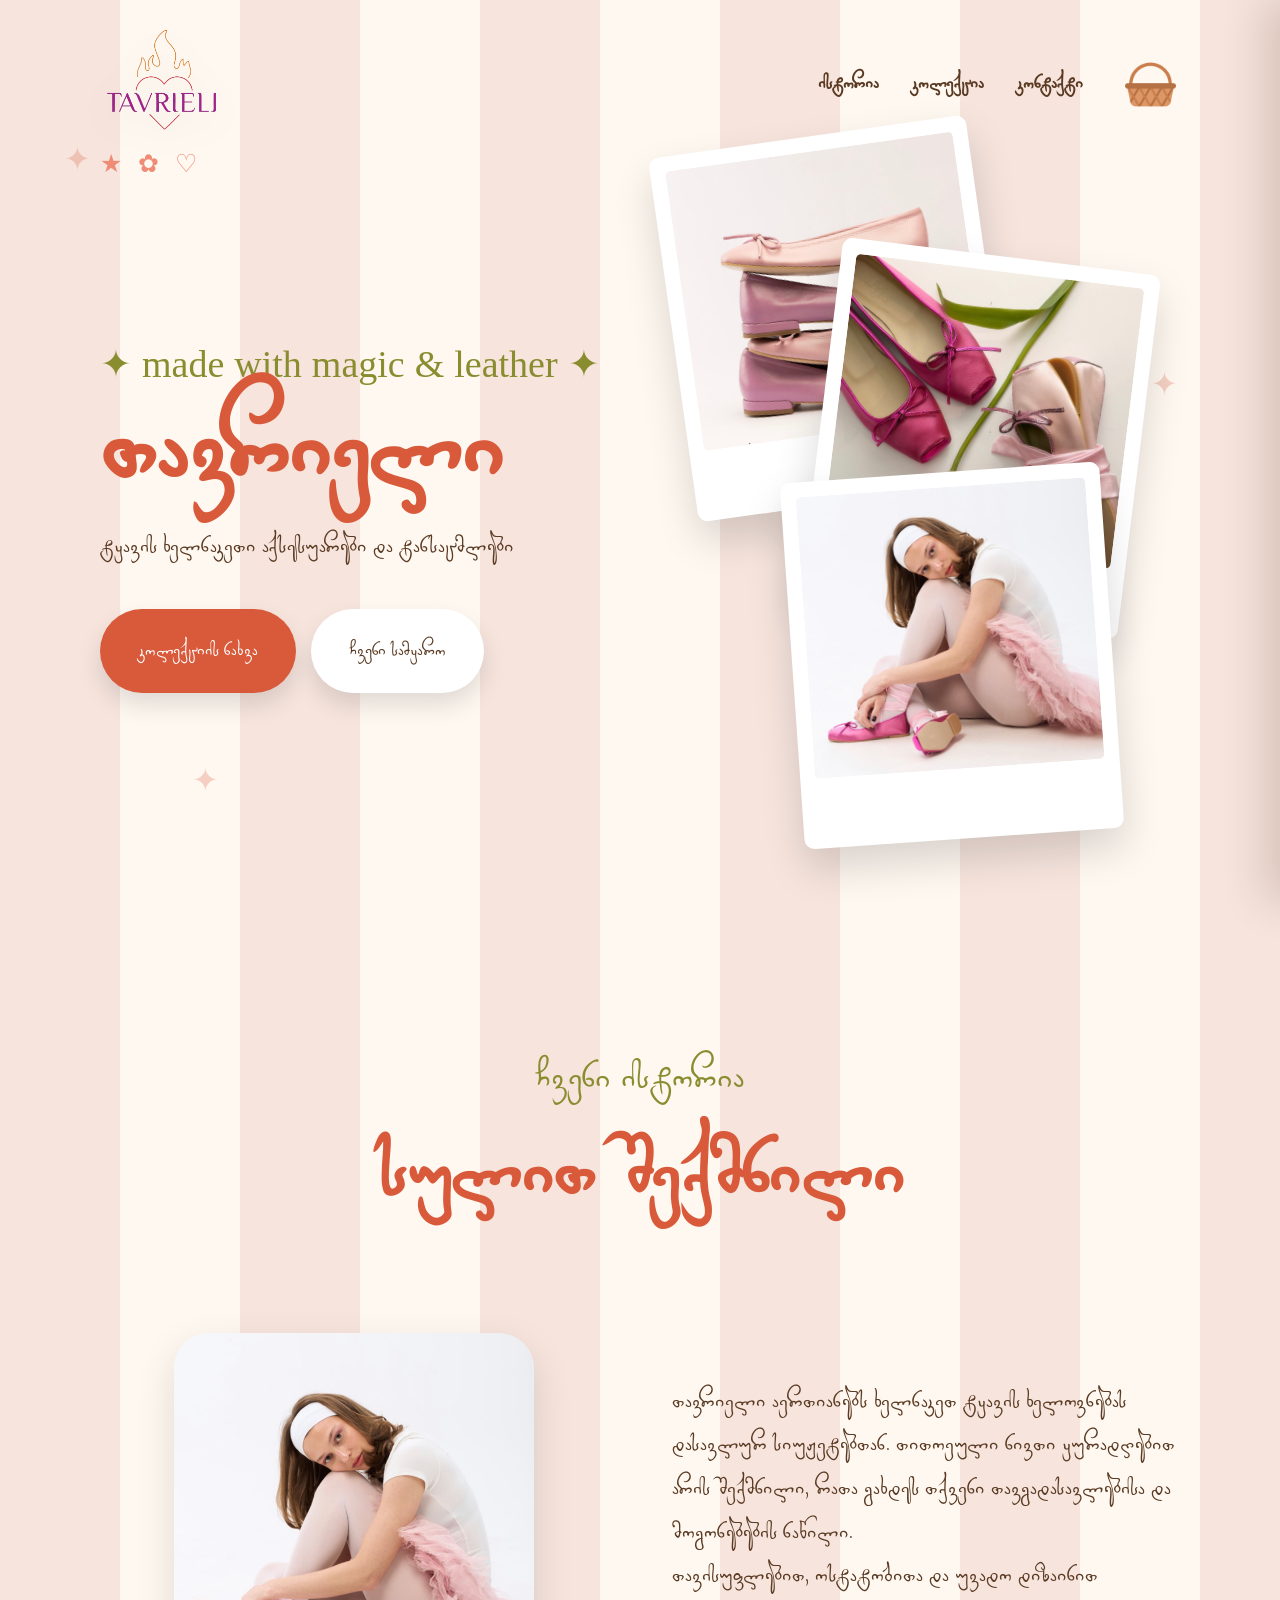
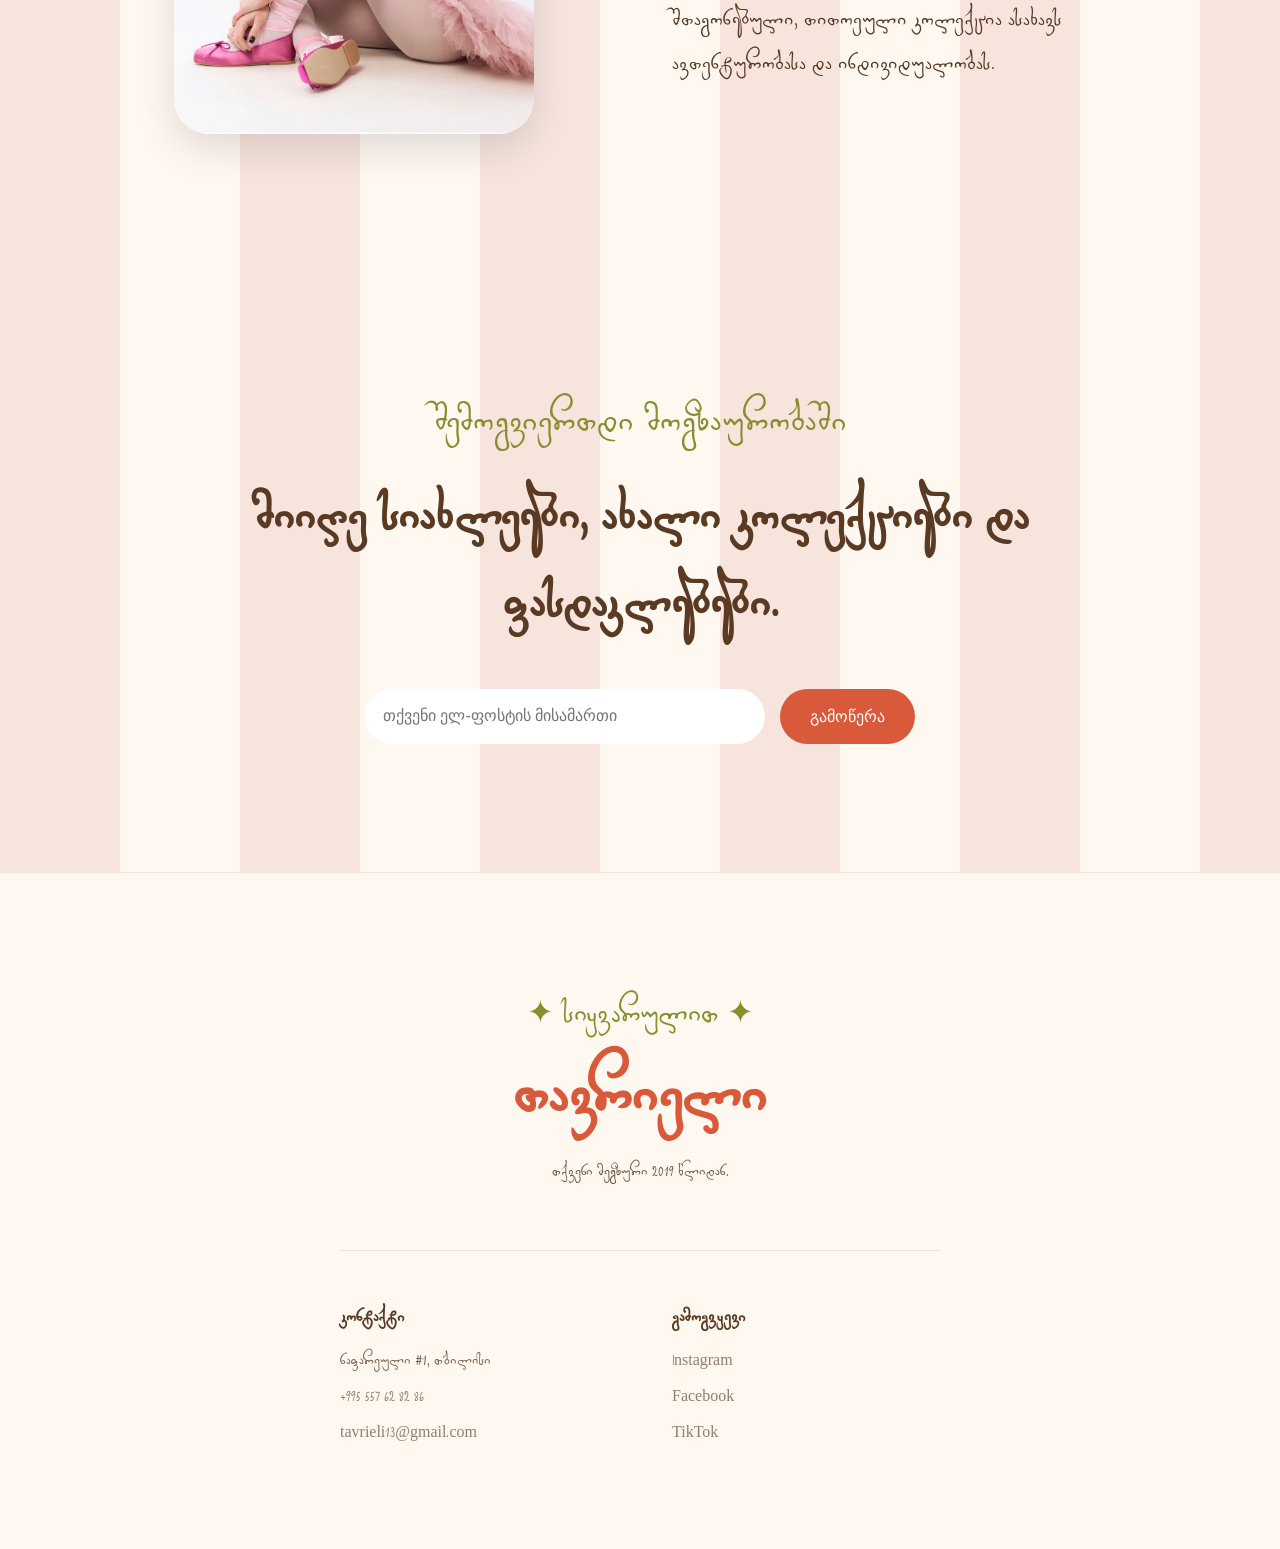
<file: index.html>
<!DOCTYPE html>
<html lang="ka">
<head>
    <meta charset="UTF-8"/>
    <meta name="viewport" content="width=device-width, initial-scale=1.0"/>
    <title>თავრიელი</title>
    <link rel="stylesheet" href="../CSS/style.css">
</head>

<body>
    <div class="floating-star star-1">✦</div>
    <div class="floating-star star-2">✦</div>
    <div class="floating-star star-3">✦</div>

    <header class="header">
         <div class="logo">
            <img src="../pictures/NDbq1fzKwtmNLoBOyUaHJtBnSU8gYW.png" >
        </div>

        <div class="nav-group">
            <button id="burgerisGilaki" class="burgerisGilaki"  aria-label="მენიუ">
                <span></span>
                <span></span>
                <span></span>
            </button>

            <nav class="nav" id="mainNav">
                <a href="#story">ისტორია</a>
                <a href="../HTML/collection.html">კოლექცია</a>
                <a href="#contact">კონტაქტი</a>
            </nav>

            <button class="kalatisGilaki" id="kalatisGilaki" aria-label="კალათა">
                <img src="../pictures/basket.png" alt="">
                <span class="kalatisRaodenoba" id="kalatisRaodenoba">0</span>
            </button>
        </div>
    </header>

    <section class="hero">
        <div class="hero-decoration">
            <span>★</span>
            <span>✿</span>
            <span>♡</span>
        </div>
        
        <div class="hero-content">
            <p class="hero-script">✦ made with magic & leather ✦</p>
            <h1>თავრიელი</h1>
            <p class="hero-text">ტყავის ხელნაკეთი აქსესუარები და ტანსაცმლები</p>

        <div class="hero-buttons">
        <a href="../HTML/collection.html" class="mTavariGilaki">კოლექციის ნახვა</a>
        <a href="#story" class="damatebitiGilaki">ჩვენი სამყარო</a>
     </div>
</div>

        <div class="hero-images">
            <div class="polaroid polaroid-1">
                <img src="../pictures/IMG_9094.jpeg">
            </div>
            <div class="polaroid polaroid-2">
                <img src="../pictures/IMG_9109.jpeg">
            </div>
            <div class="polaroid polaroid-3">
                <img src="../pictures/IMG_9093.jpeg">
            </div>
        </div>

    </section>

    <section class="story-section" id="story">
         <div class="section-title">
            <p>ჩვენი ისტორია</p>
            <h2>სულით შექმნილი</h2>
        </div>

        <div class="story-grid">
            <div class="story-image">
                <img src="../pictures/IMG_9093.jpeg">
            </div>

            <div class="story-content">
                <p>თავრიელი აერთიანებს ხელნაკეთ ტყავის ხელოვნებას დასავლურ სიუჟეტებთან. თითოეული ნივთი ყურადღებით არის
                    შექმნილი, რათა გახდეს თქვენი თავგადასავლებისა და მოგონებების ნაწილი.
                </p>
                <p>თავისუფლებით, ოსტატობითა და უვადო დიზაინით შთაგონებული, თითოეული კოლექცია ასახავს ავთენტურობასა და ინდივიდუალობას.</p>
            </div>
        </div>

    </section>
    <section id="contact" class="newsletter" >
        <div class="newsletter-content">
            <p>შემოგვიერთდი მოგზაურობაში</p>
            <h2>
                მიიღე სიახლეები, ახალი კოლექციები და ფასდაკლებები.
            </h2>
            <form>
                <input type="email" placeholder="თქვენი ელ-ფოსტის მისამართი">
                <button> გამოწერა </button> </form>
        </div>
    </section>

    <footer class="footer">
         <p class="footer-script">✦ სიყვარულით ✦</p>
         <h3>თავრიელი</h3>
         <p class="footer-tagline"> თქვენი მეგზური 2019 წლიდან.</p>

        <div class="footer-cols">
            <div class="footer-col">
                <h4>კონტაქტი</h4>
                <ul>
                    <li>ნაფარეული #1, თბილისი</li>
                    <li><a href="tel:+995557628286">+995 557 62 82 86</a></li>
                    <li><a href="mailto:tavrieli13@gmail.com">tavrieli13@gmail.com</a></li>
                </ul>
            </div>

            <div class="footer-col">
                <h4>გამოგვყევი</h4>
                <ul>
                    <li><a href="https://www.instagram.com/tavrieli_/">Instagram</a></li>
                    <li><a href="https://www.facebook.com/tavrieli/">Facebook</a></li>
                    <li><a href="https://www.tiktok.com/@tavrieli_">TikTok</a></li>
                </ul>
            </div>
        </div>
    </footer>

    <div class="kalatisFoni" id="kalatisFoni" hidden></div>
    <aside class="kalatisPaneli" id="kalatisPaneli" aria-hidden="true" aria-label="კალათა">
        <div class="kalatisTavi">
            <h2>კალათა</h2>
            <button class="dakhurvisGilaki" id="dakhurvisGilaki" aria-label="დახურვა">X</button>
        </div>

        <ul class="kalatisSia" id="kalatisSia"></ul>
        <p class="carieliKalata" id="carieliKalata">კალათა ცარიელია</p>

        <div class="kalatisJami">
            <div class="saerToJami">
                <span>ჯამი</span>
                <span id="jamisRaodenoba">₾0</span>
            </div>
            <button class="shedzenisGilaki">შეძენა</button>
        </div>
    </aside>

    <script src="../JS/menu.js"></script>
    <script src="../JS/script.js"></script>
</body>
</html>
</file>
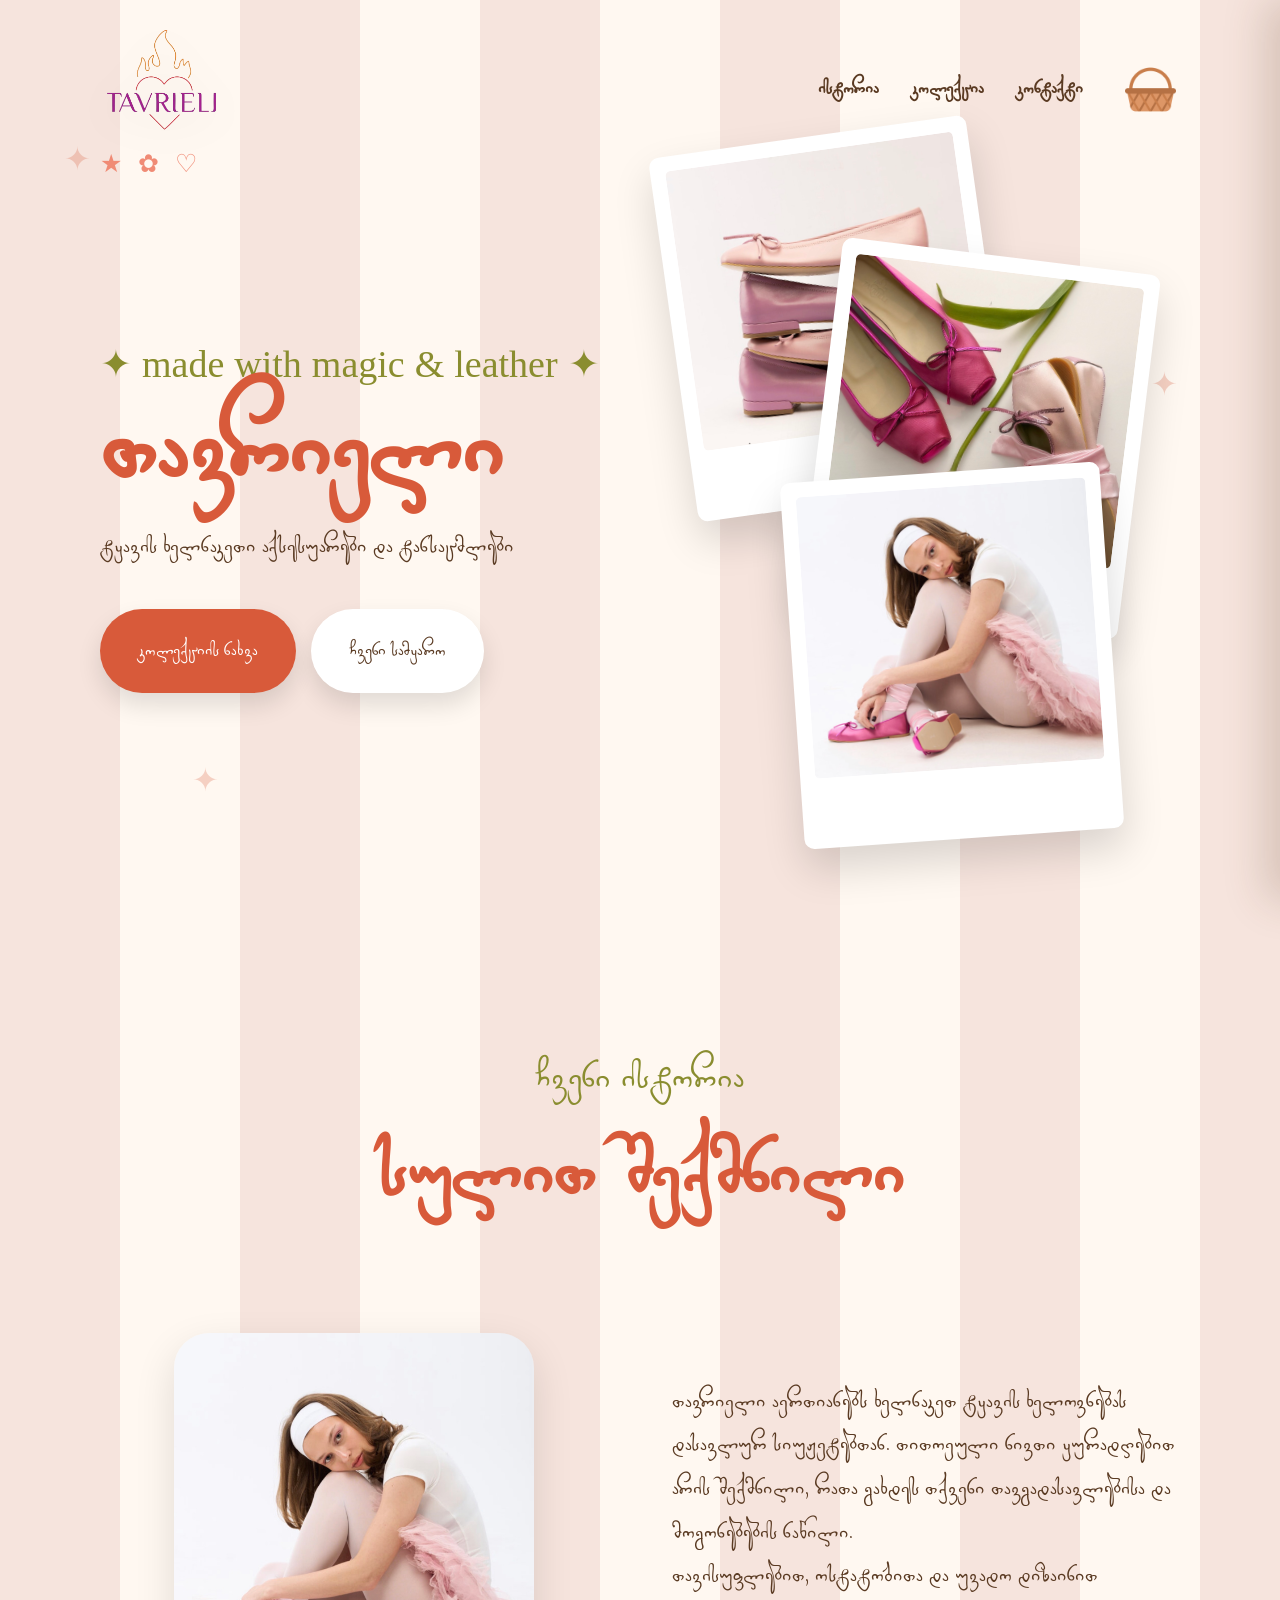
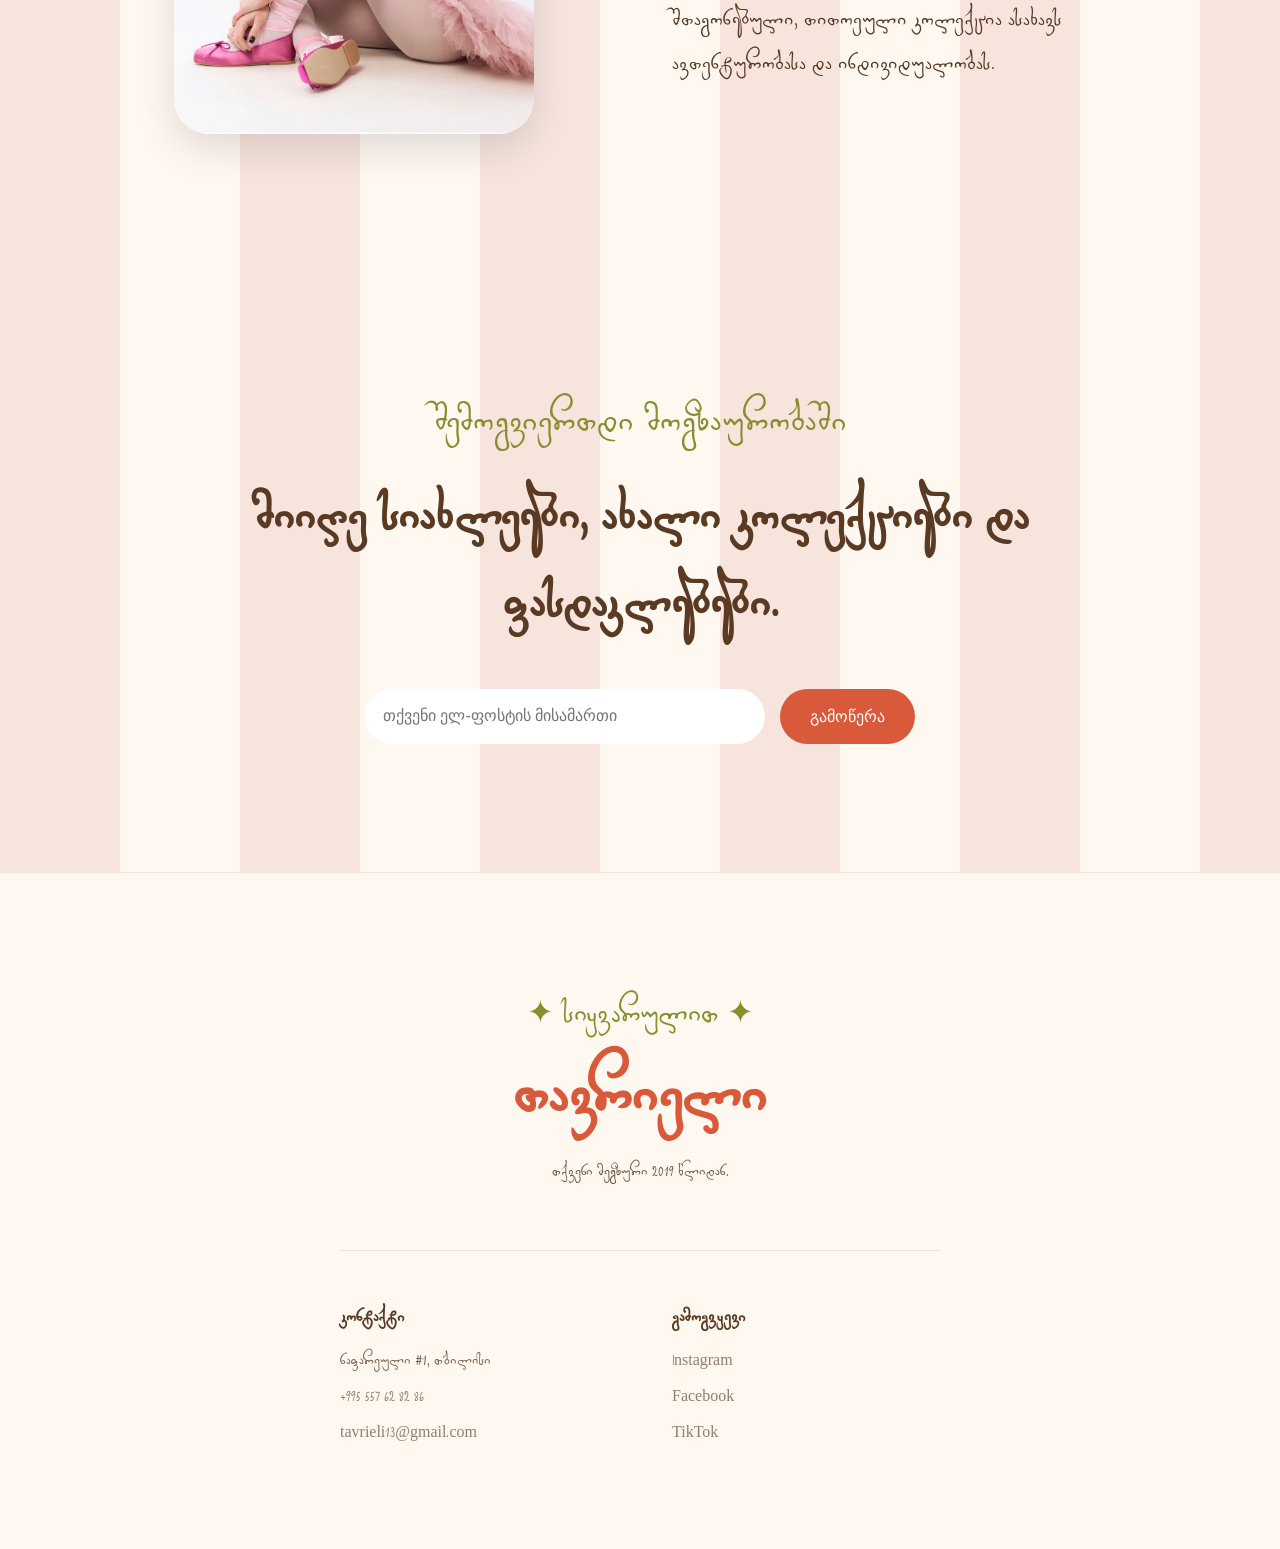
<file: HTML/index.html>
<!DOCTYPE html>
<html lang="ka">
<head>
    <meta charset="UTF-8"/>
    <meta name="viewport" content="width=device-width, initial-scale=1.0"/>
    <title>თავრიელი</title>
    <link rel="stylesheet" href="../CSS/style.css">
</head>

<body>
    <div class="floating-star star-1">✦</div>
    <div class="floating-star star-2">✦</div>
    <div class="floating-star star-3">✦</div>

    <header class="header">
         <div class="logo">
             <a href="../HTML/index.html"> 
            <img src="../pictures/NDbq1fzKwtmNLoBOyUaHJtBnSU8gYW.png" >
             </a>
        </div>

        <div class="nav-group">
            <button id="burgerisGilaki" class="burgerisGilaki"  aria-label="მენიუ">
                <span></span>
                <span></span>
                <span></span>
            </button>

            <nav class="nav" id="mainNav">
                <a href="#story">ისტორია</a>
                <a href="../HTML/collection.html">კოლექცია</a>
                <a href="#contact">კონტაქტი</a>
            </nav>

            <button class="kalatisGilaki" id="kalatisGilaki" aria-label="კალათა">
                <img src="../pictures/basket.png" alt="">
                <span class="kalatisRaodenoba" id="kalatisRaodenoba">0</span>
            </button>
        </div>
    </header>

    <section class="hero">
        <div class="hero-decoration">
            <span>★</span>
            <span>✿</span>
            <span>♡</span>
        </div>
        
        <div class="hero-content">
            <p class="hero-script">✦ made with magic & leather ✦</p>
            <h1>თავრიელი</h1>
            <p class="hero-text">ტყავის ხელნაკეთი აქსესუარები და ტანსაცმლები</p>

        <div class="hero-buttons">
        <a href="../HTML/collection.html" class="mTavariGilaki">კოლექციის ნახვა</a>
        <a href="#story" class="damatebitiGilaki">ჩვენი სამყარო</a>
     </div>
</div>

        <div class="hero-images">
            <div class="polaroid polaroid-1">
                <img src="../pictures/IMG_9094.jpeg">
            </div>
            <div class="polaroid polaroid-2">
                <img src="../pictures/IMG_9109.jpeg">
            </div>
            <div class="polaroid polaroid-3">
                <img src="../pictures/IMG_9093.jpeg">
            </div>
        </div>

    </section>

    <section class="story-section" id="story">
         <div class="section-title">
            <p>ჩვენი ისტორია</p>
            <h2>სულით შექმნილი</h2>
        </div>

        <div class="story-grid">
            <div class="story-image">
                <img src="../pictures/IMG_9093.jpeg">
            </div>

            <div class="story-content">
                <p>თავრიელი აერთიანებს ხელნაკეთ ტყავის ხელოვნებას დასავლურ სიუჟეტებთან. თითოეული ნივთი ყურადღებით არის
                    შექმნილი, რათა გახდეს თქვენი თავგადასავლებისა და მოგონებების ნაწილი.
                </p>
                <p>თავისუფლებით, ოსტატობითა და უვადო დიზაინით შთაგონებული, თითოეული კოლექცია ასახავს ავთენტურობასა და ინდივიდუალობას.</p>
            </div>
        </div>

    </section>
    <section id="contact" class="newsletter" >
        <div class="newsletter-content">
            <p>შემოგვიერთდი მოგზაურობაში</p>
            <h2>
                მიიღე სიახლეები, ახალი კოლექციები და ფასდაკლებები.
            </h2>
            <form>
                <input type="email" placeholder="თქვენი ელ-ფოსტის მისამართი">
                <button> გამოწერა </button> </form>
        </div>
    </section>

    <footer class="footer">
         <p class="footer-script">✦ სიყვარულით ✦</p>
         <h3>თავრიელი</h3>
         <p class="footer-tagline"> თქვენი მეგზური 2019 წლიდან.</p>

        <div class="footer-cols">
            <div class="footer-col">
                <h4>კონტაქტი</h4>
                <ul>
                    <li>ნაფარეული #1, თბილისი</li>
                    <li><a href="tel:+995557628286">+995 557 62 82 86</a></li>
                    <li><a href="mailto:tavrieli13@gmail.com">tavrieli13@gmail.com</a></li>
                </ul>
            </div>

            <div class="footer-col">
                <h4>გამოგვყევი</h4>
                <ul>
                    <li><a href="https://www.instagram.com/tavrieli_/">Instagram</a></li>
                    <li><a href="https://www.facebook.com/tavrieli/">Facebook</a></li>
                    <li><a href="https://www.tiktok.com/@tavrieli_">TikTok</a></li>
                </ul>
            </div>
        </div>
    </footer>

    <div class="kalatisFoni" id="kalatisFoni" hidden></div>
    <aside class="kalatisPaneli" id="kalatisPaneli" aria-hidden="true" aria-label="კალათა">
        <div class="kalatisTavi">
            <h2>კალათა</h2>
            <button class="dakhurvisGilaki" id="dakhurvisGilaki" aria-label="დახურვა">X</button>
        </div>

        <ul class="kalatisSia" id="kalatisSia"></ul>
        <p class="carieliKalata" id="carieliKalata">კალათა ცარიელია</p>

        <div class="kalatisJami">
            <div class="saerToJami">
                <span>ჯამი</span>
                <span id="jamisRaodenoba">₾0</span>
            </div>
            <button class="shedzenisGilaki">შეძენა</button>
        </div>
    </aside>

    <script src="../JS/menu.js"></script>
    <script src="../JS/script.js"></script>
</body>
</html>
</file>
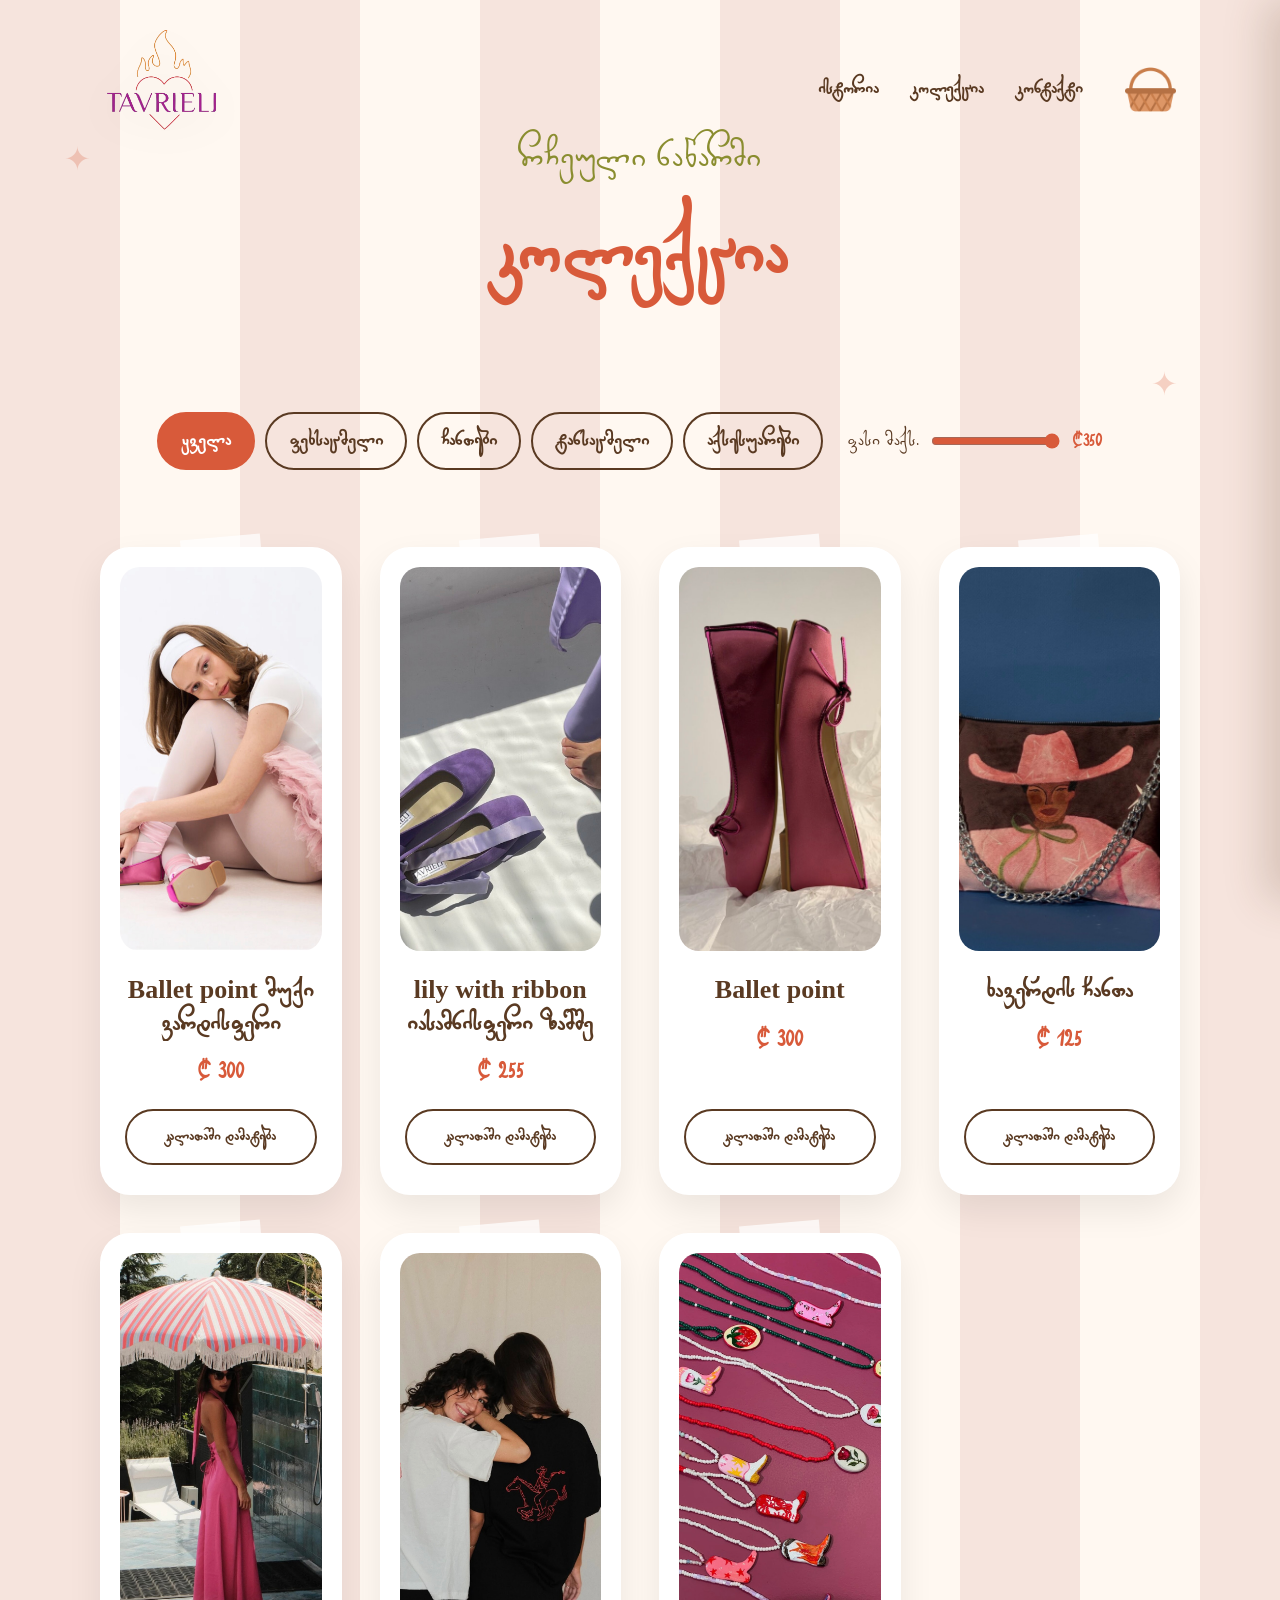
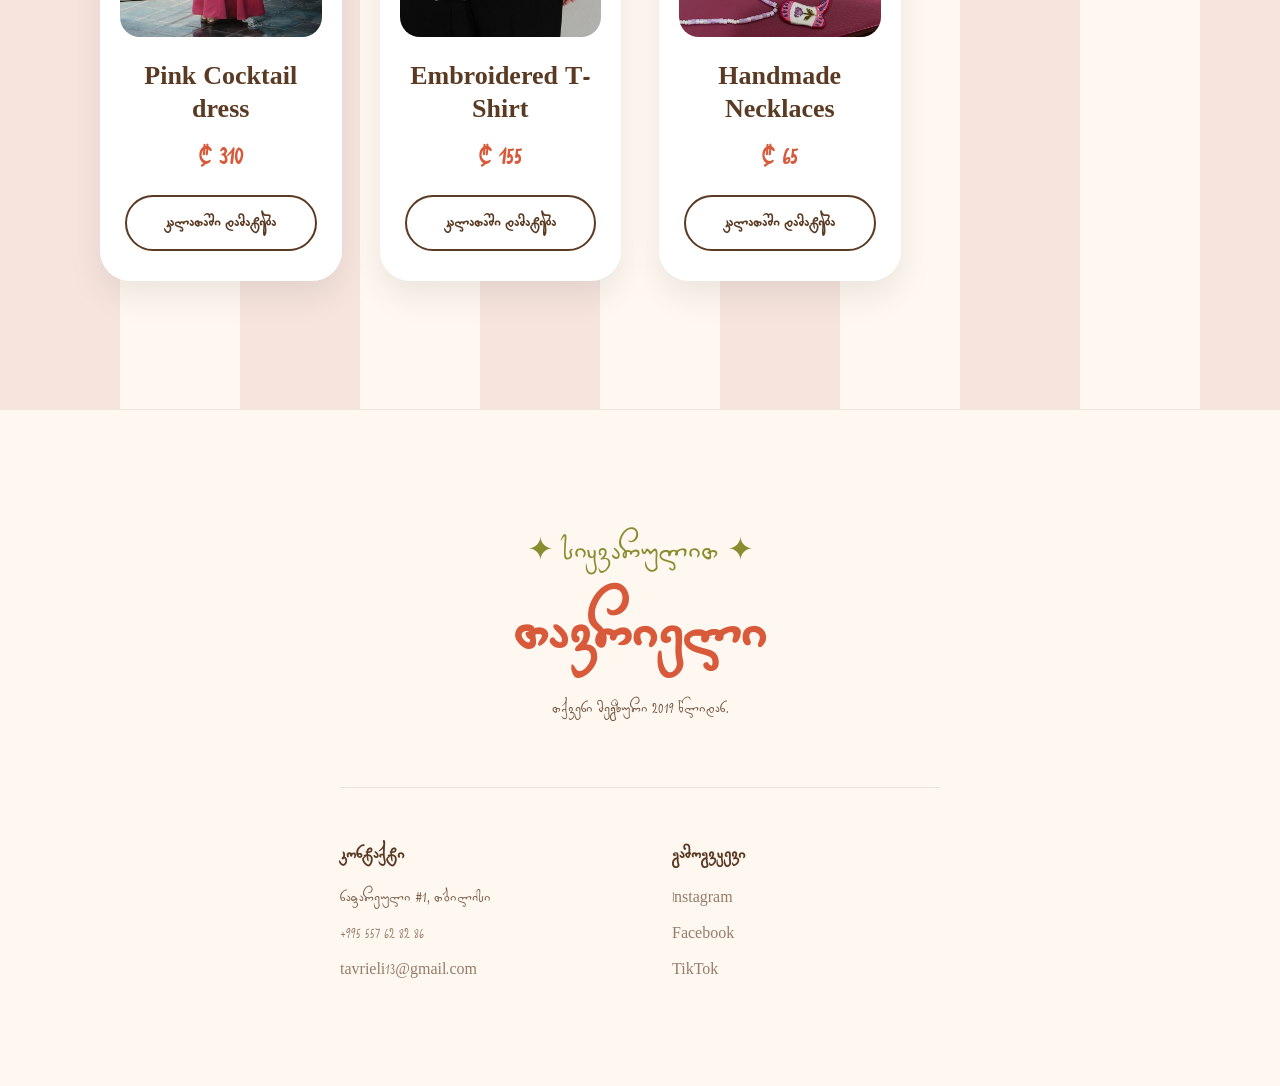
<file: HTML/collection.html>
<!DOCTYPE html>
<html lang="ka">
<head>
    <meta charset="UTF-8"/>
    <meta name="viewport" content="width=device-width, initial-scale=1.0"/>
    <title>თავრიელი</title>
    <link rel="stylesheet" href="../CSS/collection.css">
    <link rel="stylesheet" href="../CSS/style.css">
</head>

<body>
    <div class="floating-star star-1">✦</div>
    <div class="floating-star star-2">✦</div>
    <div class="floating-star star-3">✦</div>
    
    <header class="header">
        <div class="logo">
            <a href="../HTML/index.html"> 
                <img src="../pictures/NDbq1fzKwtmNLoBOyUaHJtBnSU8gYW.png" >
            </a>
        </div>

        <div class="nav-group">
            <button class="burgerisGilaki" id="burgerisGilaki" aria-label="მენიუ">
                <span></span>
                <span></span>
                <span></span>
            </button>

            <nav class="nav" id="mainNav">
                <a href="../HTML/index.html#story">ისტორია</a>
                <a href="../HTML/collection.html">კოლექცია</a>
                <a href="../HTML/index.html#contact">კონტაქტი</a>
            </nav>

            <button class="kalatisGilaki" id="kalatisGilaki" aria-label="კალათა">
                <img src="../pictures/basket.png" alt="">
                <span class="kalatisRaodenoba" id="kalatisRaodenoba">0</span>
            </button>
        </div>
    </header>

    <section class="collection-page">

        <div class="section-title">
            <p>რჩეული ნაწარმი</p>
            <h2>კოლექცია</h2>
        </div>

        <div class="filters">
            <div class="filter-bar">
                <button class="filter-btn active" data-category="all">ყველა</button>
                <button class="filter-btn" data-category="shoes">ფეხსაცმელი</button>
                <button class="filter-btn" data-category="bags">ჩანთები</button>
                <button class="filter-btn" data-category="clothing">ტანსაცმელი</button>
                <button class="filter-btn" data-category="accessories">აქსესუარები</button>
            </div>

            <div class="fasisFiltri">
                <label for="fasisDiapazoni">ფასი მაქს.</label>
                <input type="range" id="fasisDiapazoni" min="0" max="350" value="350" step="5">
                <span id="fasisMnishvneloba">₾350</span>
            </div>

        </div>

        <div class="collection-grid" id="productGrid">

            <div class="produqtisBarati" data-category="shoes" data-price="300">
                <div class="produqtisSurati">
                    <img src="../pictures/IMG_9093.jpeg" alt="Ballet point მუქი ვარდისფერი">
                </div>
                <div class="produqtisInpormacia">
                    <h3>Ballet point მუქი ვარდისფერი</h3>
                    <p class="produqtisFasi">₾ 300</p>
                    <button class="damatebisGilaki" data-name="Ballet point მუქი ვარდისფერი" onclick="addToCart('Ballet point მუქი ვარდისფერი', 300)">კალათაში დამატება</button>
                </div>
            </div>

            <div class="produqtisBarati" data-category="shoes" data-price="255">
                <div class="produqtisSurati">
                    <img src="../pictures/IMG_9097.jpeg" alt="lily with ribbon იასამნისფერი ზამშე">
                </div>
                <div class="produqtisInpormacia">
                    <h3>lily with ribbon იასამნისფერი ზამშე</h3>
                    <p class="produqtisFasi">₾ 255</p>
                    <button class="damatebisGilaki" data-name="lily with ribbon იასამნისფერი ზამშე" onclick="addToCart('lily with ribbon იასამნისფერი ზამშე', 255)">კალათაში დამატება</button>
                </div>
            </div>

            <div class="produqtisBarati" data-category="shoes" data-price="300">
                <div class="produqtisSurati">
                    <img src="../pictures/IMG_9110.jpeg" alt="Ballet point">
                </div>
                <div class="produqtisInpormacia">
                    <h3>Ballet point</h3>
                    <p class="produqtisFasi">₾ 300</p>
                    <button class="damatebisGilaki" data-name="Ballet point" onclick="addToCart('Ballet point', 300)">კალათაში დამატება</button>
                </div>
            </div>

            <div class="produqtisBarati" data-category="bags" data-price="125">
                <div class="produqtisSurati">
                    <img src="../pictures/IMG_9100.jpeg" alt="ხავერდის ჩანთა">
                </div>
                <div class="produqtisInpormacia">
                    <h3>ხავერდის ჩანთა</h3>
                    <p class="produqtisFasi">₾ 125</p>
                    <button class="damatebisGilaki" data-name="ხავერდის ჩანთა" onclick="addToCart('ხავერდის ჩანთა', 125)">კალათაში დამატება</button>
                </div>
            </div>

            <div class="produqtisBarati" data-category="clothing" data-price="310">
                <div class="produqtisSurati">
                    <img src="../pictures/B56C2E6D-F979-4ED4-9720-7175E2D1CCA1.jpeg" alt="Pink Cocktail dress">
                </div>
                <div class="produqtisInpormacia">
                    <h3>Pink Cocktail dress</h3>
                    <p class="produqtisFasi">₾ 310</p>
                    <button class="damatebisGilaki" data-name="Pink Cocktail dress" onclick="addToCart('Pink Cocktail dress', 310)">კალათაში დამატება</button>
                </div>
            </div>

            <div class="produqtisBarati" data-category="clothing" data-price="155">
                <div class="produqtisSurati">
                    <img src="../pictures/08EE70E6-7900-4929-BE0F-AA9200033B38.jpeg" alt="Embroidered T-Shirt">
                </div>
                <div class="produqtisInpormacia">
                    <h3>Embroidered T-Shirt</h3>
                    <p class="produqtisFasi">₾ 155</p>
                    <button class="damatebisGilaki" data-name="Embroidered T-Shirt" onclick="addToCart('Embroidered T-Shirt', 155)">კალათაში დამატება</button>
                </div>
            </div>

            <div class="produqtisBarati" data-category="accessories" data-price="65">
                <div class="produqtisSurati">
                    <img src="../pictures/B8F55EC4-CA44-4B2B-AA48-C6F891D3964D.jpeg" alt="Handmade Necklaces">
                </div>
                <div class="produqtisInpormacia">
                    <h3>Handmade Necklaces</h3>
                    <p class="produqtisFasi">₾ 65</p>
                    <button class="damatebisGilaki" data-name="Handmade Necklaces" onclick="addToCart('Handmade Necklaces', 65)">კალათაში დამატება</button>
                </div>
            </div>

        </div>

    </section>

    <footer class="footer">

        <p class="footer-script">✦ სიყვარულით ✦</p>
        <h3>თავრიელი</h3>
         <p class="footer-tagline"> თქვენი მეგზური 2019 წლიდან.</p>
          <div class="footer-cols">

            <div class="footer-col">
                <h4>კონტაქტი</h4>
                <ul>
                    <li>ნაფარეული #1, თბილისი</li>
                    <li><a href="tel:+995557628286">+995 557 62 82 86</a></li>
                    <li><a href="mailto:tavrieli13@gmail.com">tavrieli13@gmail.com</a></li>
                </ul>
            </div>

            <div class="footer-col">
                <h4>გამოგვყევი</h4>
                <ul>
                    <li><a href="https://www.instagram.com/tavrieli_/">Instagram</a></li>
                    <li><a href="https://www.facebook.com/tavrieli/">Facebook</a></li>
                    <li><a href="https://www.tiktok.com/@tavrieli_">TikTok</a></li>
                </ul>
            </div>
        </div>
    </footer>

 <div class="kalatisFoni" id="kalatisFoni" hidden></div>
    <aside class="kalatisPaneli" id="kalatisPaneli" aria-hidden="true" aria-label="კალათა">
        <div class="kalatisTavi">
            <h2>კალათა</h2>
            <button class="dakhurvisGilaki" id="dakhurvisGilaki" aria-label="დახურვა">X</button>
        </div>

        <ul class="kalatisSia" id="kalatisSia"></ul>
        <p class="carieliKalata" id="carieliKalata">კალათა ცარიელია</p>

        <div class="kalatisJami">
            <div class="saerToJami">
                <span>ჯამი</span>
                <span id="jamisRaodenoba">₾0</span>
            </div>
            <button class="shedzenisGilaki">შეძენა</button>
        </div>
    </aside>

    <script src="../JS/menu.js"></script>
    <script src="../JS/collection.js"></script>

</body>
</html>
</file>
<file: CSS/style.css>
@font-face {
    src: url('../dm-merab-kostava.ttf') format('truetype');
    font-family: 'Merab Kostava';
    font-display: swap;
}

:root {
    --olive: #8A8D2F;
    --brown: #5A3A22;
    --section-pad: 128px 100px;
    --coral: #F08B75;
    --red: #D85A3A;
    --cream: #FFF8F1;
}

* {
    padding: 0;
    margin: 0;
    box-sizing: border-box;
}

html {
    background: var(--cream);
    scroll-behavior: smooth;
}

body {
    color: var(--brown);
    font-family: 'Merab Kostava', serif;
    min-height: 900px;
    background: repeating-linear-gradient(
        90deg,
        #F6E4DD 0px,
        #F6E4DD 120px,
        #FFF8F1 120px,
        #FFF8F1 240px
    );
    overflow-x: hidden;
    position: relative;
}

body::before {
    pointer-events: none;
    background:
        radial-gradient(circle at 20% 20%, rgba(240,139,117,.15), transparent 250px),
        radial-gradient(circle at 80% 70%, rgba(184,194,139,.15), transparent 250px);
    inset: 0;
    content: "";
    z-index: -1;
    position: fixed;
}

.header {
    padding: 20px 100px;
    display: flex;
    justify-content: space-between;
    position: fixed;
    top: 0;
    width: 100%;
    z-index: 999;
    left: 0;
    align-items: center;
    transition:0.3s;
}

.header > * {
    position: relative;
}

.header.scrolled {
    backdrop-filter: blur(12px);
    background: rgba(255, 248, 241, .85);
}

.logo {
    align-items: center;
    z-index: 1000;
    display: flex;
    position: relative;
}

.logo img {
    transition: all 0.35s ease;
    height: auto;
    filter: drop-shadow(0 8px 20px rgba(0,0,0,0.12));
    width: 128px;
    object-fit: contain;
}

.logo img:hover {
    transform: translateY(-3px) scale(1.04);
}

.nav-group {
    gap: 38px;
    align-items: center;
    display: flex;
}

.nav {
    display: flex;
    gap: 32px;
}

.nav a {
    font-size: 19px;
    color: var(--brown);
    text-decoration: none;
    font-weight: 600;
    transition: 0.3s;
}

.nav a:hover {
    color: var(--red);
}

.kalatisGilaki {
    transition: transform 0.3s ease;
    background: none;
    border: none;
    line-height: 0;
    cursor: pointer;
    position: relative;
    padding: 4px;
}

.kalatisGilaki:hover {
    transform: translateY(-2px) scale(1.05);
}

.kalatisGilaki img {
    width: 51px;
    height: auto;
}

.kalatisRaodenoba {
    color: white;
    top: -4px;
    height: 20px;
    border-radius: 999px;
    font-size: 13px;
    background: var(--red);
    padding: 0 5px;
    line-height: 20px;
    min-width: 20px;
    text-align: center;
    display: none;
    position: absolute;
    font-weight: 700;
    right: -4px;
    font-family:'Merab Kostava', serif;
}

.burgerisGilaki {
    height: 36px;
    background: none;
    border: none;
    display: none;
    width: 36px;
    justify-content: center;
    flex-direction: column;
    gap: 5px;
    align-items: center;
    padding: 6px;
}

.burgerisGilaki span {
    height: 2px;
    background: var(--brown);
    display: block;
    width: 24px;
    border-radius: 2px;
}

.hero {
    min-height: 900px;
    padding: 135px 100px 80px;
    gap: 64px;
    position: relative;
    align-items: center;
    display: grid;
    grid-template-columns: 1fr 1fr;
}

.hero-decoration {
    gap: 16px;
    font-size: 25px;
    color: var(--coral);
    display: flex;
    left: 100px;
    pointer-events: none;
    top: 144px;
    position: absolute;
}

.hero-script {
    font-family:'Merab Kostava';
    margin-bottom: 10px;
    font-size: 38px;
    color: var(--olive);
}

.hero h1 {
    font-family:'Merab Kostava',serif;
    line-height: 0.9;
    margin-bottom: 25px;
    color: var(--red);
    font-size: 102px;
}

.hero-text {
    max-width: 550px;
    font-size: 23px;
    margin-bottom: 40px;
    line-height: 1.8;
}

.hero-buttons {
    flex-wrap: wrap;
    gap: 15px;
    display: flex;
}

.mTavariGilaki,
.damatebitiGilaki {
    padding: 26px 38px;
    border-radius: 999px;
    text-decoration: none;
    font-size: 19px;
    transition: 0.35s;
    box-shadow: 0 12px 25px rgba(0,0,0,0.12);
}

.mTavariGilaki {
    background: var(--red);
    color: white;
}

.damatebitiGilaki {
    color: var(--brown);
    background: white;
}

.mTavariGilaki:hover,
.damatebitiGilaki:hover {
    transform: translateY(-5px) rotate(-2deg);
}

.hero-images {
    height: 704px;
    position: relative;
}

.polaroid {
    background: white;
    padding: 15px 15px 60px;
    box-shadow: 0 20px 40px rgba(0,0,0,0.15);
    transition: 0.4s;
    position: absolute;
    width: 320px;
    border-radius: 10px;
}

.polaroid img {
    width: 100%;
    border-radius: 5px;
    object-fit: cover;
    height: 282px;
}

.polaroid:hover {
    transform: scale(1.05);
}

.polaroid-1 {
    left: 0;
    top: 0;
    rotate: -8deg;
}
.polaroid-2 {
    top: 120px;
    rotate:  7deg;
    right: 40px;
}
.polaroid-3 {
    bottom: 0;
    left: 120px;
    rotate: -4deg;
}

.story-section,
.newsletter {
    padding: var(--section-pad);
}

.section-title {
    text-align: center;
    margin-bottom: 90px;
}

.section-title p {
    color: var(--olive);
    font-family:'Merab Kostava';
    font-size: 38px;
}

.section-title h2 {
    font-size: 77px;
    font-family:'Merab Kostava',serif;
    color: var(--red);
}

.story-grid {
    display: grid;
    grid-template-columns: repeat(auto-fit, minmax(280px, 1fr));
    align-items: center;
    gap: 64px;
}

.story-image img {
    border-radius: 35px;
    max-width: 360px;
    box-shadow: 0 15px 40px rgba(0,0,0,0.12);
    display: block;
    margin: 0 auto;
    width: 100%;
}

.story-content {
    line-height: 1.9;
    font-size: 23px;
}

.newsletter {
    text-align: center;
}

.newsletter-content {
    max-width: 800px;
    margin: auto;
}

.newsletter-content p {
    font-size: 38px;
    font-family:'Merab Kostava';
    color: var(--olive);
}

.newsletter-content h2 {
    margin: 20px 0 40px;
    font-size: 51px;
}

.newsletter form {
    gap: 15px;
    display: flex;
    flex-wrap: wrap;
    justify-content: center;
}

.newsletter input {
    font-size: 16px;
    border-radius: 999px;
    width: min(400px, 100%);
    border: none;
    padding: 18px;
}

.newsletter button {
    cursor: pointer;
    border: none;
    font-size: 16px;
    padding: 18px 30px;
    background: var(--red);
    border-radius: 999px;
    color: white;
}

.footer {
    border-top: 1px solid rgba(90, 58, 34, .1);
    position: relative;
    text-align: center;
    padding: 115px 100px 51px;
    background: var(--cream);
}

.footer-script {
    font-size: 32px;
    color: var(--olive);
    margin-bottom: 24px;
    font-family:'Merab Kostava';
}

.footer h3 {
    color: var(--red);
    line-height: 1;
    margin-bottom: 28px;
    font-size: 64px;
    font-family:'Merab Kostava',serif;
}

.footer-tagline {
    color: var(--brown);
    max-width: 460px;
    margin: 0 auto 64px;
    font-size: 16px;
    opacity: 0.85;
}

.footer-cols {
    display: grid;
    text-align: left;
    border-top: 1px solid rgba(90, 58, 34, 0.12);
    gap: 64px;
    grid-template-columns: repeat(2, 1fr);
    padding-top: 51px;
    margin: 0 auto 51px;
    max-width: 600px;
}

.footer-col h4 {
    font-family:'Merab Kostava',serif;
    font-size: 18.4px;
    color: var(--brown);
    margin-bottom: 14px;
}

.footer-col ul {
    display: flex;
    flex-direction: column;
    gap: 8px;
    list-style: none;
}

.footer-col li, .footer-col a {
    color: var(--brown);
    font-size: 16px;
    opacity: 0.8;
    transition: opacity 0.2s ease, color 0.2s ease;
    text-decoration: none;
    font-family:'Merab Kostava', serif;
}

.footer-col a:hover {
    opacity: 1;
    color: var(--red);
}

.floating-star {
    font-size: 32px;
    opacity: 0.25;
    color: var(--red);
    pointer-events: none;
    position: fixed;
}

.star-1 {
    left: 5%;
    top: 15%;
}
.star-2 {
    right: 8%;
    top: 40%;
}
.star-3 {
    left: 15%;
    bottom: 10%;
}

.hero-content {
    transform: translateY(40px);
    margin-top: 54px;
    opacity: 0;
    transition: 1s;
}

.khiluli {
    opacity: 1;
    transform: translateY(0);
}

.kalatisFoni {
    transition: opacity 0.3s ease;
    position: fixed;
    background: rgba(90, 58, 34, 0.4);
    inset: 0;
    opacity: 0;
    z-index: 1000;
}

.kalatisFoni.open {
    opacity: 1;
}

[hidden] {
    display: none;
}

.kalatisPaneli {
    height: 900px;
    right: 0;
    position: fixed;
    top: 0;
    background: var(--cream);
    transform: translateX(100%);
    display: flex;
    width: min(380px, 1152px);
    flex-direction: column;
    z-index: 1001;
    transition: transform 0.35s ease;
    box-shadow: -15px 0 40px rgba(90, 58, 34, 0.2);
}

.kalatisPaneli.open {
    transform: translateX(0);
}

.kalatisTavi {
    display: flex;
    border-bottom: 1px solid rgba(90, 58, 34, 0.12);
    align-items: center;
    justify-content: space-between;
    padding: 24px;
}

.kalatisTavi h2 {
    color: var(--red);
    font-family:'Merab Kostava', serif;
    font-size: 24px;
}

.dakhurvisGilaki {
    line-height: 1;
    font-size: 30px;
    border: none;
    color: var(--brown);
    background: none;
    cursor: pointer;
}

.kalatisSia {
    overflow-y: auto;
    padding: 18px 24px;
    flex-direction: column;
    display: flex;
    flex: 1;
    list-style: none;
    gap: 16px;
}

.kalatisNivti {
    display: flex;
    justify-content: space-between;
    padding-bottom: 16px;
    border-bottom: 1px solid rgba(90, 58, 34, 0.1);
    gap: 12px;
    align-items: center;
}

.nivtisInpormacia {
    flex-direction: column;
    gap: 6px;
    flex: 1;
    display: flex;
}

.nivtisSakheli {
    font-size: 18px;
    font-weight: 700;
    color: var(--brown);
    font-family:'Merab Kostava', serif;
}

.nivtisFasi {
    color: var(--olive);
    font-size: 15px;
}

.raodenobisMartva {
    gap: 6px;
    margin-top: 4px;
    display: inline-flex;
    align-items: center;
}

.raodenobisGilaki {
    border: 1.5px solid var(--brown);
    background: transparent;
    color: var(--brown);
    font-size: 16px;
    width: 26px;
    border-radius: 50%;
    height: 26px;
    transition: all 0.2s ease;
    line-height: 1;
}

.raodenobisGilaki:hover {
    background: var(--red);
    color: white;
    border-color: var(--red);
}

.raodenoba {
    min-width: 22px;
    font-weight: 700;
    text-align: center;
    color: var(--brown);
}

.amocilebisGilaki {
    border: none;
    font-size: 24px;
    background: none;
    line-height: 1;
    color: var(--red);
    padding: 4px 8px;
    cursor: pointer;
}

.carieliKalata {
    text-align: center;
    font-size: 17.6px;
    padding: 50px 24px;
    color: var(--olive);
}

.kalatisJami {
    border-top: 1px solid rgba(90, 58, 34, 0.12);
    padding: 22px 24px;
}

.saerToJami {
    font-family:'Merab Kostava', serif;
    justify-content: space-between;
    margin-bottom: 16px;
    font-size: 21px;
    display: flex;
    align-items: center;
    color: var(--brown);
}

.saerToJami span:last-child {
    color: var(--red);
}

.shedzenisGilaki {
    font-family:'Merab Kostava', serif;
    border-radius: 999px;
    cursor: pointer;
    color: white;
    padding: 14px;
    font-size: 17px;
    background: var(--red);
    width: 100%;
    border: none;
    transition: transform 0.3s ease;
    font-weight: 700;
}

.shedzenisGilaki:hover {
    transform: translateY(-2px);
}

@media (max-width: 900px) {
    .hero {
        padding-right: 40px;
        padding-top: 230px;
        grid-template-columns: 1fr;
        padding-left: 40px;
        text-align: center;
    }

    .hero h1 {
        font-size: 64px;
    }

    .hero-content {
        order: 1;
    }

    .hero-images {
        height: 768px;
        max-width: 500px;
        width: 100%;
        order: 2;
        margin: 0 auto;
    }

    .hero-buttons {
        justify-content: center;
    }

    .hero-text {
        max-width: 100%;
    }

    .polaroid {
        width: 448px;
    }

    .polaroid img {
        height: 358px;
    }

    .story-grid {
        grid-template-columns: 1fr;
    }

    .nav {
        display: none;
        width: 100%;
        left: 0;
        align-items: center;
        box-shadow: 0 10px 25px rgba(90, 58, 34, .12);
        position: absolute;
        top: 100%;
        background: rgba(255, 248, 241, .97);
        gap: 18px;
        padding: 22px 20px;
        flex-direction: column;
    }

    .nav.open {
        display: flex;
    }

    .nav a {
        font-size: 18px;
    }

    .burgerisGilaki {
        justify-self: center;
        grid-column: 2;
        display: flex;
    }

    .header {
        align-items: center;
        display: grid;
        grid-template-columns: 120px auto 120px;
        padding: 16px 16px;
    }

    .nav-group {
        display: contents;
    }

    .logo {
        justify-self: start;
        grid-column: 1;
    }

    .logo img {
        width: 100px;
    }

    .kalatisGilaki {
        grid-column: 3;
        justify-self: end;
    }

    .footer {
        padding-bottom: 160px;
    }
}

@media (max-width: 480px) {
    .hero {
        padding-right: 20px;
        padding-left: 20px;
    }

    .hero h1 {
        font-size: 48px;
    }

    .hero-images {
        height: 460px;
    }

    .polaroid {
        width: 230px;
    }

    .polaroid img {
        height: 190px;
    }

    .polaroid-1 {
        left: 0;
        top: 0;
    }

    .polaroid-2 {
        right: 0;
        top: 90px;
    }

    .polaroid-3 {
        bottom: 0;
        left: 30px;
    }

    .newsletter form {
        align-items: stretch;
        flex-direction: column;
    }

    .newsletter input,
    .newsletter button {
        width: 100%;
    }

    .footer-cols {
        gap: 32px;
        grid-template-columns: 1fr;
        text-align: center;
    }

    .footer-col ul {
        align-items: center;
    }
}
</file>
<file: CSS/collection.css>
.section-title {
    text-align: center;
    margin-bottom: 90px;
}

.section-title p {
    color: var(--olive);
    font-size: 38px;
    font-family: 'Merab Kostava';
}

.section-title h2 {
    font-size: 77px;
    color: var(--red);
    font-family:'Merab Kostava',serif;
}

.collection-page {
    padding: 126px 100px 128px;
}

.filters {
    margin-bottom: 77px;
    flex-wrap: wrap;
    display: flex;
    gap: 14px 24px;
    justify-content: center;
    align-items: center;
}

.filter-bar {
    display: flex;
    flex-wrap: wrap;
    gap: 10px;
    justify-content: center;
}

.filter-btn {
    color: var(--brown);
    background: transparent;
    font-size: 20px;
    transition: all 0.3s ease;
    border: 2px solid var(--brown);
    border-radius: 999px;
    font-weight: 600;
    padding: 10px 22px;
    font-family: 'Merab Kostava', serif;
    cursor: pointer;
}

.filter-btn:hover {
    transform: translateY(-2px);
}

.filter-btn.active {
    background: var(--red);
    border-color: var(--red);
    color: white;
}

.fasisFiltri {
    align-items: center;
    display: flex;
    font-size: 20px;
    font-family: 'Merab Kostava', serif;
    color: var(--brown);
    gap: 12px;
}

.fasisFiltri input[type="range"] {
    accent-color: var(--red);
    cursor: pointer;
}

#fasisMnishvneloba {
    color: var(--red);
    font-weight: 700;
    min-width: 52px;
}

.collection-grid {
    gap: 38px;
    grid-template-columns: repeat(4, minmax(0, 1fr));
    display: grid;
    justify-content: start;
}

.produqtisBarati {
    position: relative;
    flex-direction: column;
    transition: 0.3s;
    padding: 20px;
    border-radius: 30px;
    display: flex;
    box-shadow: 0 15px 35px rgba(0,0,0,0.08);
    background: white;
}

.produqtisBarati::before {
    left: 50%;
    width: 80px;
    background: rgba(255,255,255,0.7);
    transform: translateX(-50%) rotate(-5deg);
    content: "";
    height: 25px;
    position: absolute;
    top: -10px;
}

.produqtisBarati:hover {
    transform: translateY(-10px);
}

.produqtisSurati img {
    width: 100%;
    object-fit: cover;
    height: 384px;
    border-radius: 20px;
}

.produqtisInpormacia {
    flex-direction: column;
    display: flex;
    padding: 15px 5px 10px;
    text-align: center;
    flex: 1;
}

.produqtisInpormacia h3 {
    font-family:'Merab Kostava', serif;
    margin-bottom: 8px;
    margin-top: 0;
    color: var(--brown);
    font-size: 26px;
    overflow: hidden;
    line-height: 1.25;
}

.produqtisFasi {
    font-family:'Merab Kostava', serif;
    margin-bottom: 15px;
    font-weight: 700;
    font-size: 26px;
    color: var(--red);
}

.produqtisInpormacia .damatebisGilaki {
    margin-top: auto;
}

.damatebisGilaki { 
    font-family:'Merab Kostava', serif;
    background: transparent;
    border-radius: 999px;
    width: 100%;
    padding: 12px 20px;
    color: var(--brown);
    font-weight: 600;
    border: 2px solid var(--brown);
    transition: all 0.35s ease;
    min-height: 44px;
    font-size: 16px;
}

.damatebisGilaki:hover {
    box-shadow: 0 8px 20px rgba(216,90,58,0.3);
    transform: translateY(-3px);
    color: white;
    border-color: var(--red);
    background: var(--red);
}

.damatebisGilaki.added {
    border-color: var(--olive);
    color: white;
    background: var(--olive);
}

.kalatisFoni {
    background: rgba(90, 58, 34, 0.4);
    z-index: 1000;
    opacity: 0;
    transition: opacity 0.3s ease;
    position: fixed;
    inset: 0;
}

.kalatisFoni.open {
    opacity: 1;
}

[hidden] {
    display: none;
}

.kalatisPaneli { 
    display: flex;
    right: 0;
    top: 0;
    position: fixed;
    z-index: 1000;
    height: 900px;
    box-shadow: -15px 0 40px rgba(90, 58, 34, 0.2);
    transform: translateX(100%);
    background: var(--cream);
    width: min(380px, 1152px);
    flex-direction: column;
    transition: transform 0.35s ease;
}

.kalatisPaneli.open {
    transform: translateX(0);
}

.kalatisTavi {
    display: flex;
    justify-content: space-between;
    align-items: center;
    border-bottom: 1px solid rgba(90, 58, 34, 0.12);
    padding: 24px;  
}

.kalatisTavi h2 {
    font-size: 24px;
    color: var(--red);
    font-family:'Merab Kostava', serif;
}

.dakhurvisGilaki {
    border: none;
    font-size: 30px;
    background: none;
    line-height: 1;
    color: var(--brown);
}

.kalatisSia {
    flex-direction: column;
    overflow-y: auto;
    display: flex;
    flex: 1;
    padding: 18px 24px;
    list-style: none;
    gap: 16px;
}

.kalatisNivti {
    display: flex;
    align-items: center;
    justify-content: space-between;
    border-bottom: 1px solid rgba(90, 58, 34, 0.1);
    padding-bottom: 16px;
    gap: 12px;
}

.nivtisInpormacia {
    flex: 1;
    gap: 6px;
    flex-direction: column;
    display: flex;
}

.nivtisSakheli {
    font-weight: 700;
    font-family:'Merab Kostava', serif;
    font-size: 17px;
    color: var(--brown);
}

.nivtisFasi {
    font-size: 15px;
    color: var(--olive);
}

.raodenobisMartva {
    align-items: center;
    display: inline-flex;
    gap: 6px;
    margin-top: 4px;
}

.raodenobisGilaki {
    width: 26px;
    border-radius: 50%;
    transition: all 0.2s ease;
    font-size: 16px;
    cursor: pointer;
    border: 1.5px solid var(--brown);
    color: var(--brown);
    height: 26px;
    line-height: 1;
    background: transparent;
}

.raodenobisGilaki:hover {
    border-color: var(--red);
    background: var(--red);
    color: white;
}

.raodenoba {
    color: var(--brown);
    font-weight: 700;
    min-width: 22px;
    text-align: center;
}

.amocilebisGilaki {
    font-size: 24px;
    padding: 4px 8px;
    background: none;
    color: var(--red);
    border: none;
    line-height: 1;
}

.carieliKalata {
    padding: 50px 24px;
    color: var(--olive);
    text-align: center;
    font-size: 17px;
}

.kalatisJami {
    padding: 22px 24px;
    border-top: 1px solid rgba(90, 58, 34, 0.12);
}

.saerToJami {
    color: var(--brown);
    margin-bottom: 16px;
    align-items: center;
    font-size: 20px;
    font-family:'Merab Kostava', serif;
    justify-content: space-between;
    display: flex;
}

.saerToJami span:last-child {
    color: var(--red);
}

.shedzenisGilaki {
    padding: 14px;
    font-weight: 700;
    color: white;
    background: var(--red);
    border-radius: 999px;
    transition: transform 0.3s ease;
    border: none;
    width: 100%;
    font-size: 16.8px;
    font-family:'Merab Kostava', serif;
}

.shedzenisGilaki:hover {
    transform: translateY(-2px);
}



@media (max-width: 900px) {
     .filters {
        flex-direction: column;
    }

    .collection-page {
        padding: 120px 24px 64px;
    }

    .produqtisInpormacia h3 {
        font-size: 30px;
        overflow-wrap: break-word;
    }
    .collection-grid {
        grid-template-columns: repeat(3, minmax(0, 1fr));
    }
}

@media (max-width: 640px) {
    
    .collection-grid {
        grid-template-columns: repeat(2, minmax(0, 1fr));
    }

    .footer-cols {
        text-align: center;
        grid-template-columns: 1fr;
        gap: 32px;
    }

    .footer-col ul {
        align-items: center;
    }
}

@media (max-width: 480px) {
    
    .collection-grid {
        grid-template-columns: minmax(0, 1fr);
    }

    .filters {
        flex-direction: column;
    }

    .collection-page {
        padding: 100px 24px 64px;
    }

    .produqtisInpormacia h3 {
        font-size: 22px;
        overflow-wrap: break-word;
    }
}
</file>
